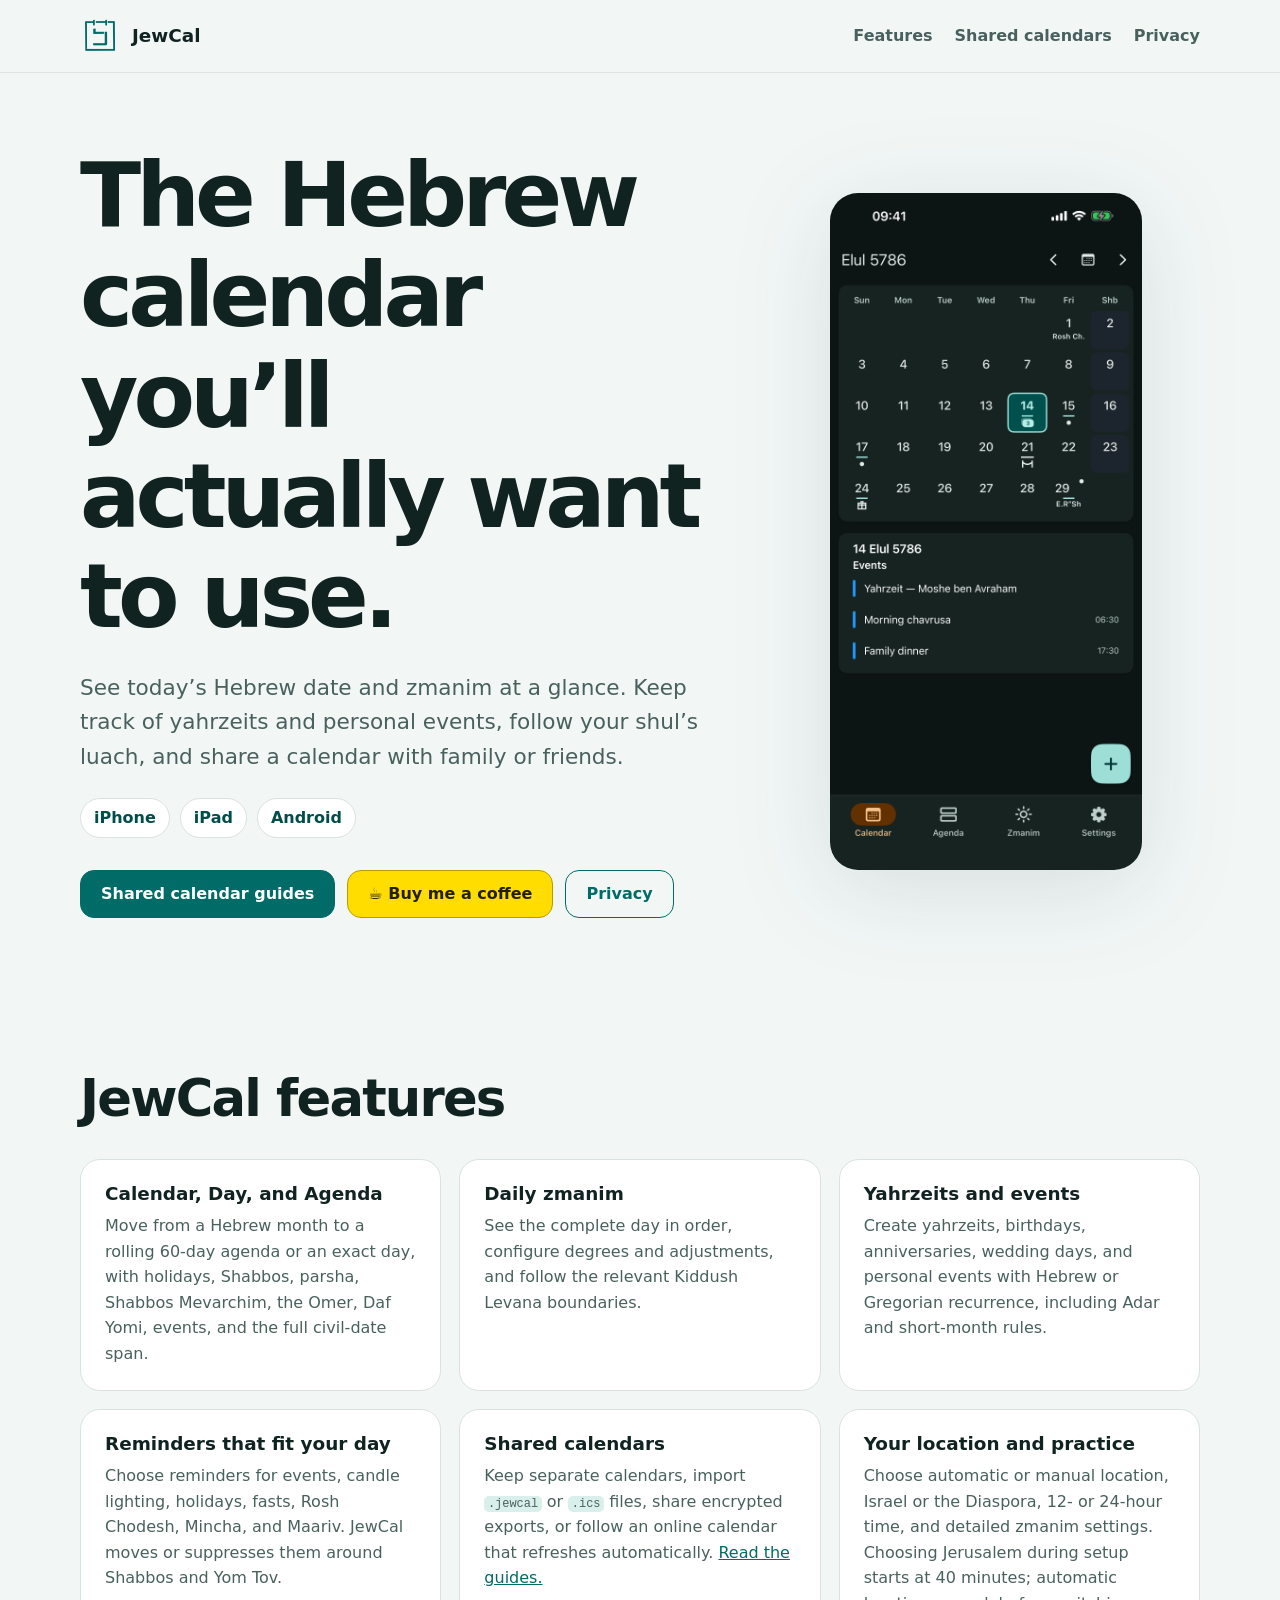
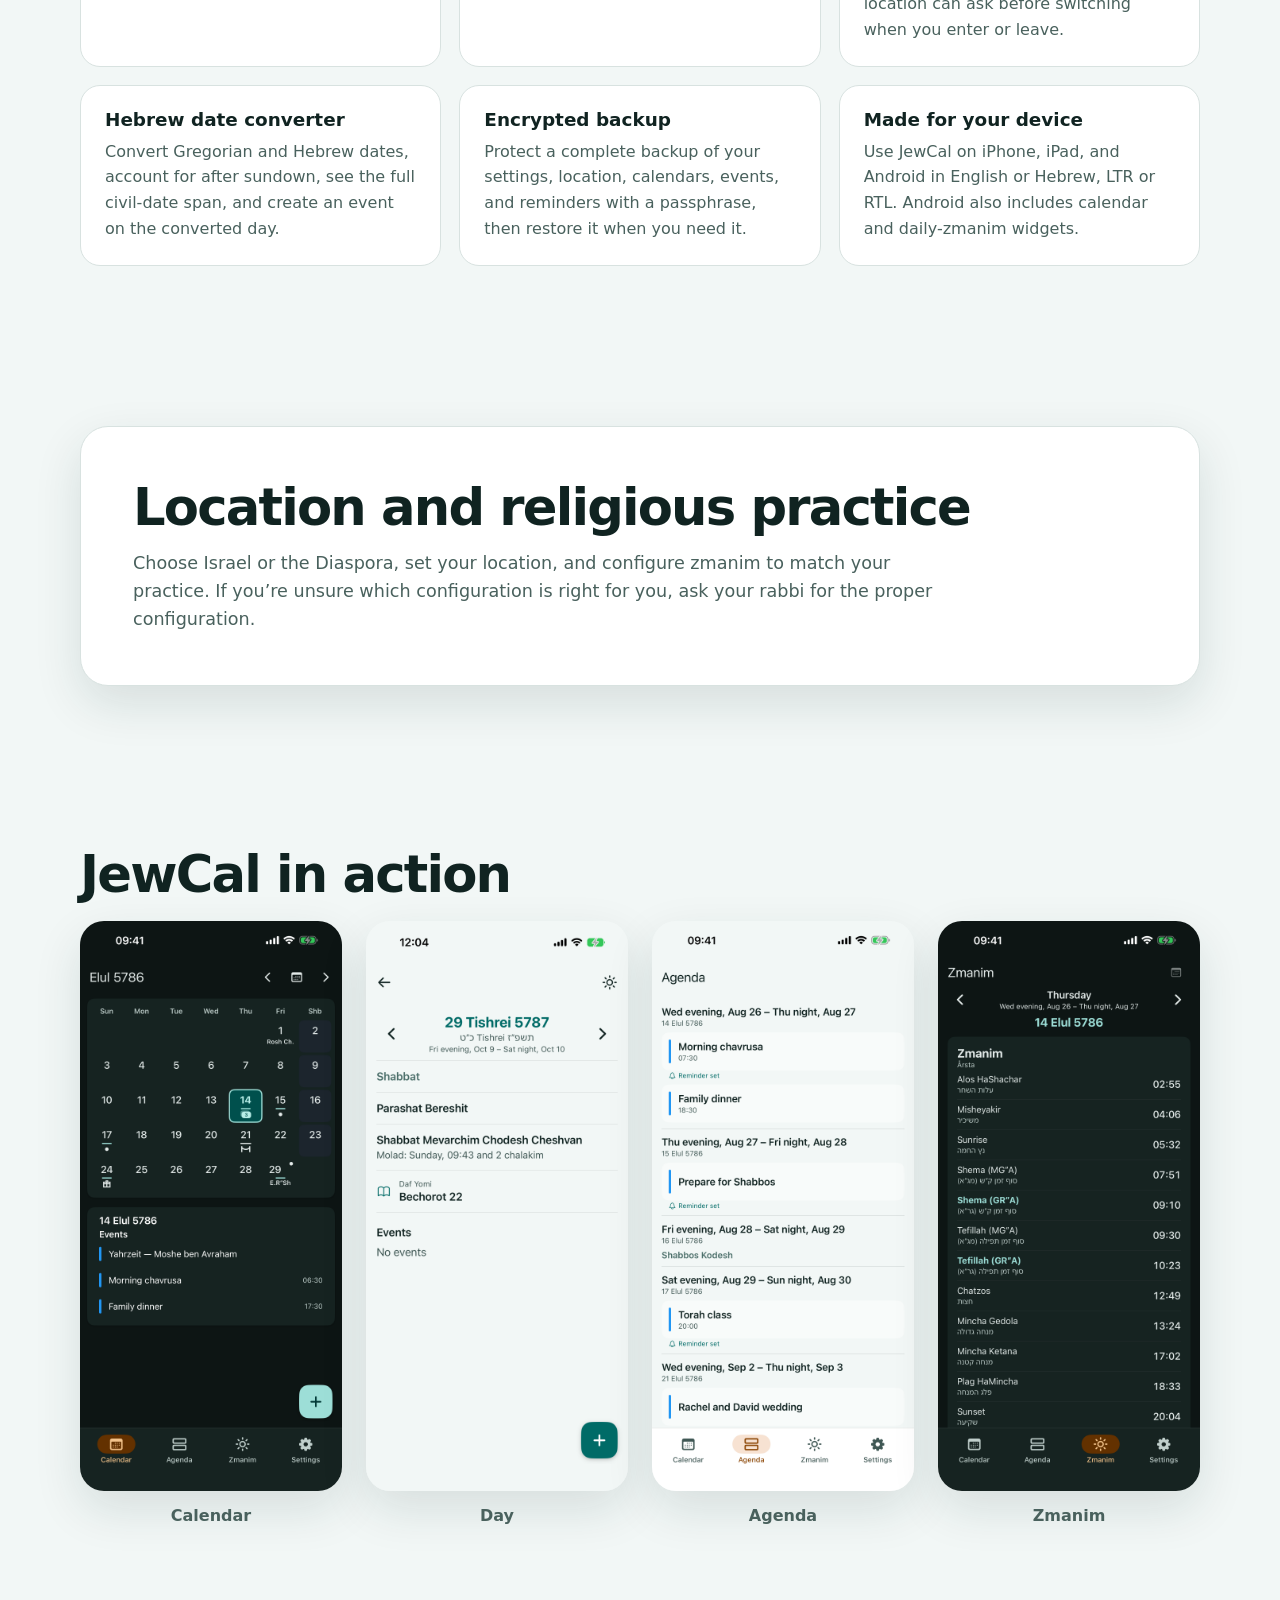
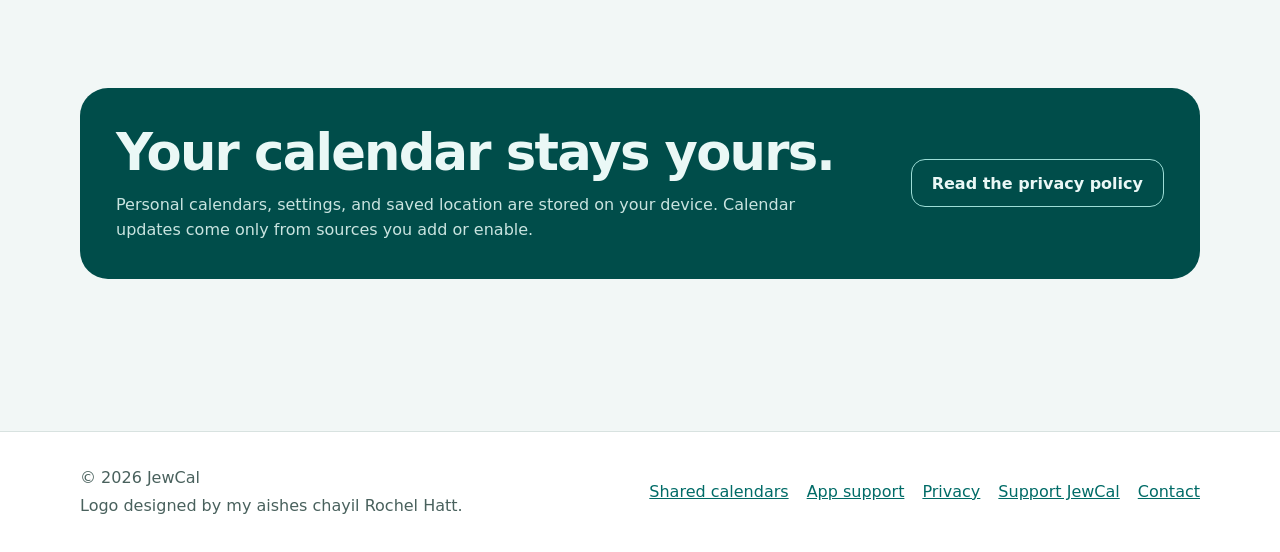
<file: index.html>
<!doctype html>
<html lang="en">
<head>
  <meta charset="utf-8">
  <meta name="viewport" content="width=device-width, initial-scale=1">
  <meta name="description" content="The Hebrew calendar you’ll actually want to use. Keep track of yahrzeits, your shul’s luach, daily zmanim, reminders, and shared calendars.">
  <meta property="og:title" content="JewCal — Hebrew calendar and zmanim for iPhone, iPad, and Android">
  <meta property="og:description" content="Keep track of yahrzeits, your shul’s luach, daily zmanim, reminders, and shared calendars.">
  <!-- A content-versioned URL prevents social crawlers from reusing stale artwork after redesigns. -->
  <meta property="og:image" content="https://jewcal.org/assets/feature-graphic-56b8c253.png">
  <meta property="og:image:type" content="image/png">
  <meta property="og:image:width" content="1200">
  <meta property="og:image:height" content="630">
  <meta property="og:image:alt" content="JewCal — The Hebrew calendar you’ll actually want to use.">
  <meta property="og:url" content="https://jewcal.org/">
  <meta name="twitter:card" content="summary_large_image">
  <meta name="twitter:title" content="JewCal — Hebrew calendar and zmanim for iPhone, iPad, and Android">
  <meta name="twitter:description" content="Keep track of yahrzeits, your shul’s luach, daily zmanim, reminders, and shared calendars.">
  <meta name="twitter:image" content="https://jewcal.org/assets/feature-graphic-56b8c253.png">
  <meta name="twitter:image:alt" content="JewCal — The Hebrew calendar you’ll actually want to use.">
  <meta name="theme-color" content="#f2f7f6">
  <title>JewCal — Hebrew calendar and zmanim for iPhone, iPad, and Android</title>
  <link rel="canonical" href="https://jewcal.org/">
  <link rel="icon" href="assets/icon.png">
  <link rel="apple-touch-icon" href="assets/icon.png">
  <link rel="stylesheet" href="styles.css">
</head>
<body>
  <header class="site-header">
    <nav class="nav" aria-label="Main navigation">
      <a class="brand" href="index.html"><img src="assets/icon.png" width="40" height="40" alt="">JewCal</a>
      <div class="nav-links">
        <a href="#features">Features</a>
        <a href="shared-calendars.html">Shared calendars</a>
        <a href="privacy.html">Privacy</a>
      </div>
    </nav>
  </header>

  <main>
    <section class="hero">
      <div class="hero-copy">
        <h1>The Hebrew calendar you’ll actually want to use.</h1>
        <p class="lede">See today’s Hebrew date and zmanim at a glance. Keep track of yahrzeits and personal events, follow your shul’s luach, and share a calendar with family or friends.</p>
        <div class="platforms" aria-label="Built for iPhone, iPad, and Android">
          <span>iPhone</span>
          <span>iPad</span>
          <span>Android</span>
        </div>
        <div class="actions">
          <a class="button primary" href="shared-calendars.html">Shared calendar guides</a>
          <a class="button coffee" href="https://buymeacoffee.com/hattio" target="_blank" rel="noopener noreferrer">☕ Buy me a coffee</a>
          <a class="button" href="privacy.html">Privacy</a>
        </div>
      </div>
      <div class="hero-phone"><img src="assets/01-calendar.png" width="1320" height="2868" fetchpriority="high" alt="JewCal Hebrew month calendar on iPhone"></div>
    </section>

    <section class="section" id="features">
      <h2>JewCal features</h2>
      <div class="feature-grid">
        <article class="feature"><h3>Calendar, Day, and Agenda</h3><p>Move from a Hebrew month to a rolling 60-day agenda or an exact day, with holidays, Shabbos, parsha, Shabbos Mevarchim, the Omer, Daf Yomi, events, and the full civil-date span.</p></article>
        <article class="feature"><h3>Daily zmanim</h3><p>See the complete day in order, configure degrees and adjustments, and follow the relevant Kiddush Levana boundaries.</p></article>
        <article class="feature"><h3>Yahrzeits and events</h3><p>Create yahrzeits, birthdays, anniversaries, wedding days, and personal events with Hebrew or Gregorian recurrence, including Adar and short-month rules.</p></article>
        <article class="feature"><h3>Reminders that fit your day</h3><p>Choose reminders for events, candle lighting, holidays, fasts, Rosh Chodesh, Mincha, and Maariv. JewCal moves or suppresses them around Shabbos and Yom Tov.</p></article>
        <article class="feature"><h3>Shared calendars</h3><p>Keep separate calendars, import <code>.jewcal</code> or <code>.ics</code> files, share encrypted exports, or follow an online calendar that refreshes automatically. <a href="shared-calendars.html">Read the guides.</a></p></article>
        <article class="feature"><h3>Your location and practice</h3><p>Choose automatic or manual location, Israel or the Diaspora, 12- or 24-hour time, and detailed zmanim settings. Choosing Jerusalem during setup starts at 40 minutes; automatic location can ask before switching when you enter or leave.</p></article>
        <article class="feature"><h3>Hebrew date converter</h3><p>Convert Gregorian and Hebrew dates, account for after sundown, see the full civil-date span, and create an event on the converted day.</p></article>
        <article class="feature"><h3>Encrypted backup</h3><p>Protect a complete backup of your settings, location, calendars, events, and reminders with a passphrase, then restore it when you need it.</p></article>
        <article class="feature"><h3>Made for your device</h3><p>Use JewCal on iPhone, iPad, and Android in English or Hebrew, LTR or RTL. Android also includes calendar and daily-zmanim widgets.</p></article>
      </div>
    </section>

    <section class="section" aria-labelledby="customs-title">
      <div class="practice-card">
        <h2 id="customs-title">Location and religious practice</h2>
        <p>Choose Israel or the Diaspora, set your location, and configure zmanim to match your practice. If you’re unsure which configuration is right for you, ask your rabbi for the proper configuration.</p>
      </div>
    </section>

    <section class="section" id="screenshots">
      <h2>JewCal in action</h2>
      <div class="screenshots">
        <figure><img src="assets/01-calendar.png" width="1320" height="2868" loading="lazy" decoding="async" alt="JewCal Hebrew month calendar"><figcaption>Calendar</figcaption></figure>
        <figure><img src="assets/iphone-day.png" width="1320" height="2868" loading="lazy" decoding="async" alt="JewCal Day view with Shabbat, weekly parasha, Shabbat Mevarchim, molad, and Daf Yomi"><figcaption>Day</figcaption></figure>
        <figure><img src="assets/02-agenda.png" width="1320" height="2868" loading="lazy" decoding="async" alt="JewCal rolling agenda"><figcaption>Agenda</figcaption></figure>
        <figure><img src="assets/03-zmanim.png" width="1320" height="2868" loading="lazy" decoding="async" alt="JewCal daily zmanim"><figcaption>Zmanim</figcaption></figure>
      </div>
    </section>

    <section class="section">
      <div class="privacy-card">
        <div><h2>Your calendar stays yours.</h2><p>Personal calendars, settings, and saved location are stored on your device. Calendar updates come only from sources you add or enable.</p></div>
        <a class="button" href="privacy.html">Read the privacy policy</a>
      </div>
    </section>
  </main>

  <footer>
    <div class="footer-inner">
      <div class="footer-credit"><span>© 2026 JewCal</span><span>Logo designed by my aishes chayil Rochel Hatt.</span></div>
      <div class="footer-links"><a href="shared-calendars.html">Shared calendars</a><a href="support.html">App support</a><a href="privacy.html">Privacy</a><a href="https://buymeacoffee.com/hattio">Support JewCal</a><a href="mailto:help@jewcal.org">Contact</a></div>
    </div>
  </footer>
</body>
</html>
</file>
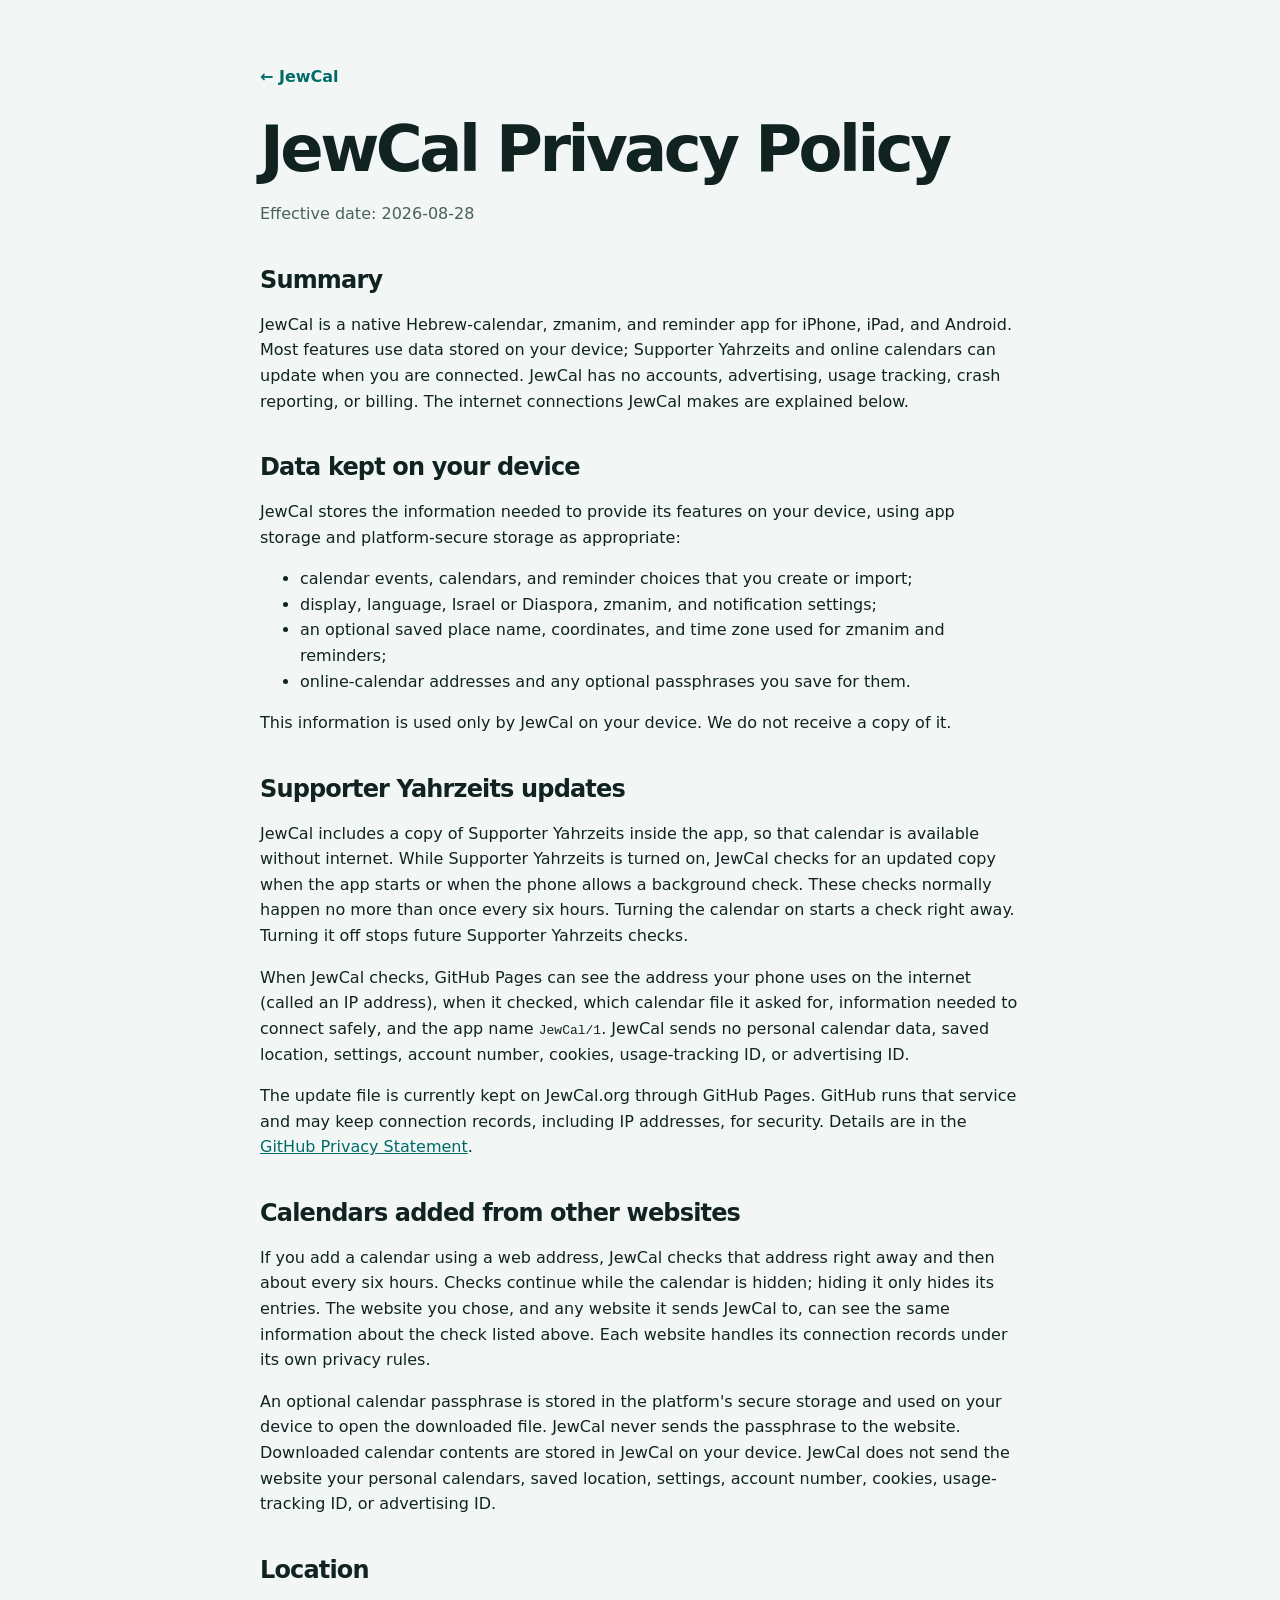
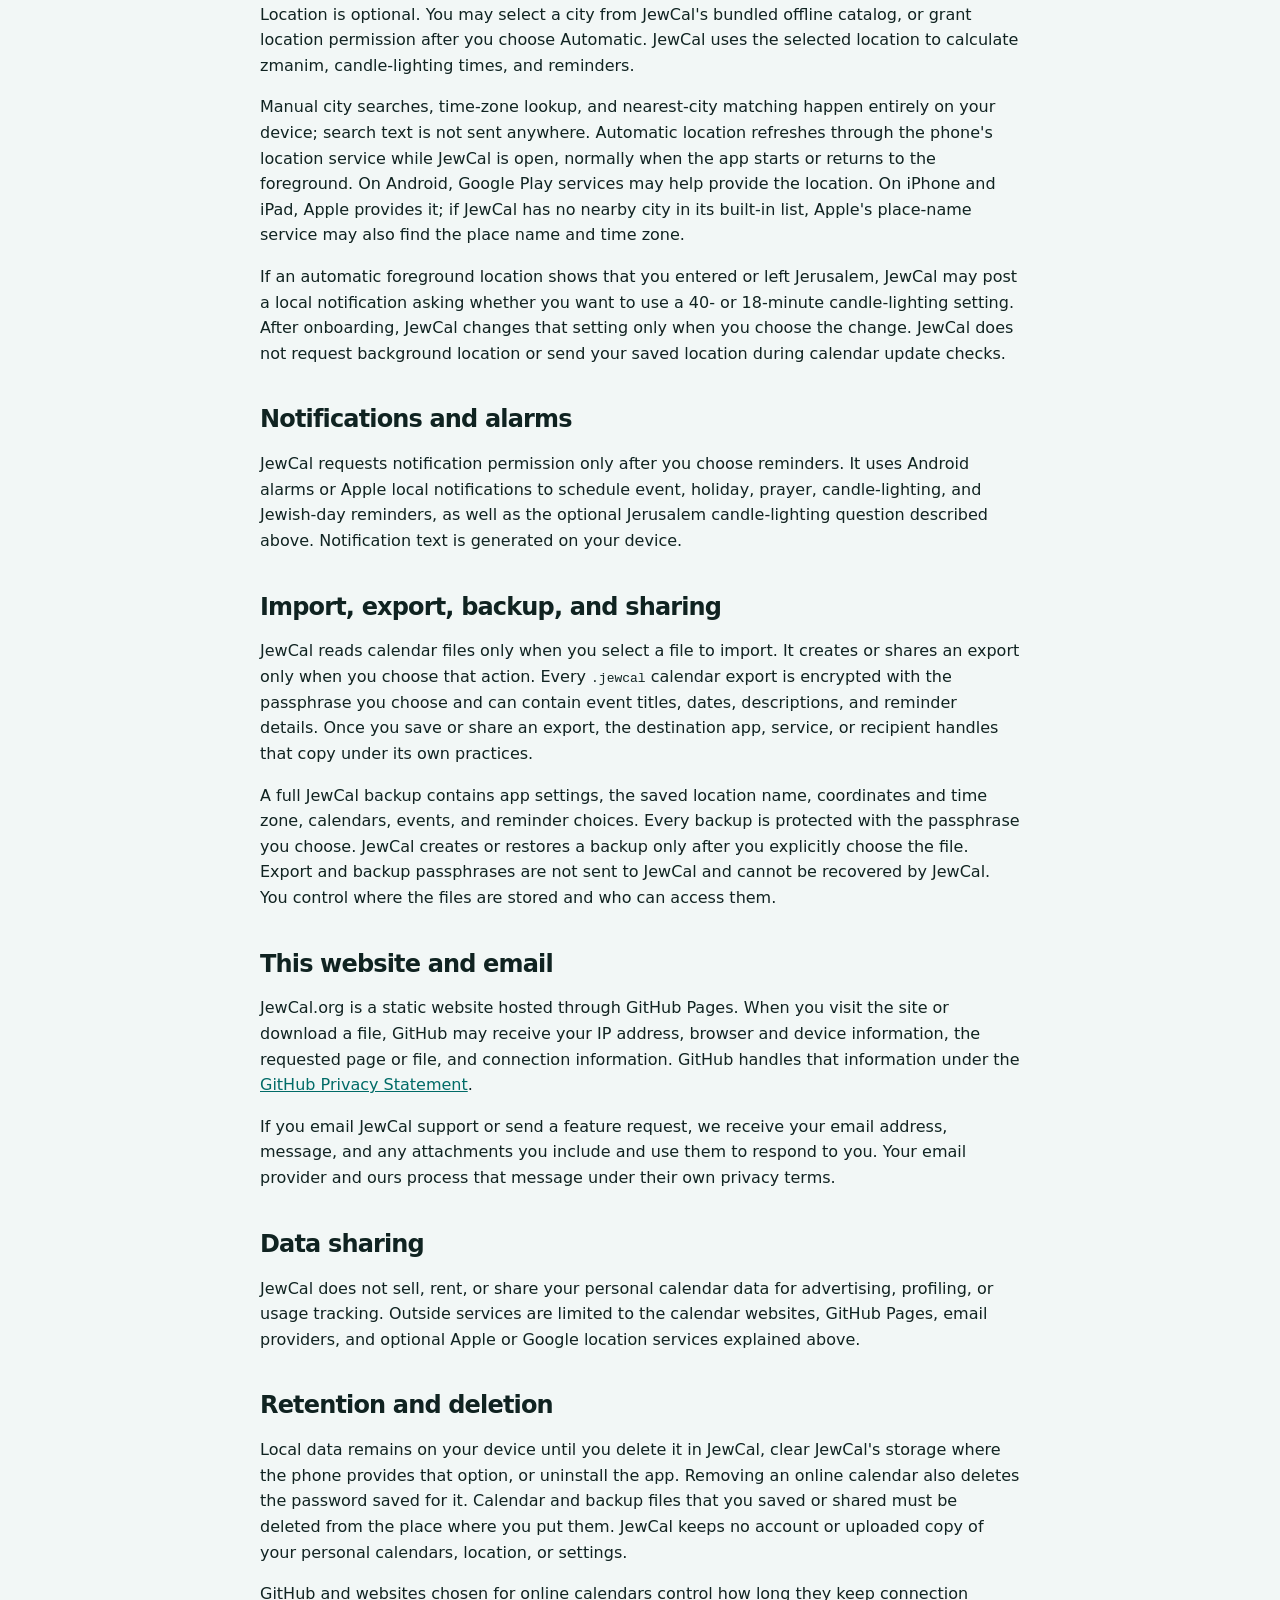
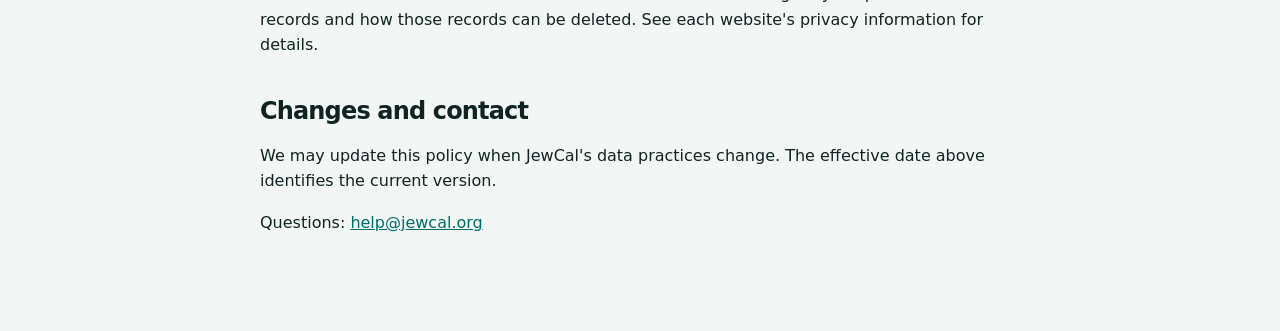
<file: privacy.html>
<!doctype html>
<html lang="en">
<head>
  <meta charset="utf-8">
  <meta name="viewport" content="width=device-width, initial-scale=1">
  <meta name="description" content="How JewCal handles calendar, location, reminder, shared-calendar, and backup data.">
  <title>JewCal Privacy Policy</title>
  <link rel="canonical" href="https://jewcal.org/privacy.html">
  <link rel="icon" href="assets/icon.png">
  <link rel="apple-touch-icon" href="assets/icon.png">
  <link rel="stylesheet" href="styles.css">
</head>
<body>
 <main class="prose">
  <a class="back" href="index.html">&larr; JewCal</a>
  <h1>JewCal Privacy Policy</h1>
  <p class="meta">Effective date: 2026-08-28</p>

  <h2>Summary</h2>
  <p>JewCal is a native Hebrew-calendar, zmanim, and reminder app for iPhone, iPad, and Android. Most features use data stored on your device; Supporter Yahrzeits and online calendars can update when you are connected. JewCal has no accounts, advertising, usage tracking, crash reporting, or billing. The internet connections JewCal makes are explained below.</p>

  <h2>Data kept on your device</h2>
  <p>JewCal stores the information needed to provide its features on your device, using app storage and platform-secure storage as appropriate:</p>
  <ul>
    <li>calendar events, calendars, and reminder choices that you create or import;</li>
    <li>display, language, Israel or Diaspora, zmanim, and notification settings;</li>
    <li>an optional saved place name, coordinates, and time zone used for zmanim and reminders;</li>
    <li>online-calendar addresses and any optional passphrases you save for them.</li>
  </ul>
  <p>This information is used only by JewCal on your device. We do not receive a copy of it.</p>

  <h2>Supporter Yahrzeits updates</h2>
  <p>JewCal includes a copy of Supporter Yahrzeits inside the app, so that calendar is available without internet. While Supporter Yahrzeits is turned on, JewCal checks for an updated copy when the app starts or when the phone allows a background check. These checks normally happen no more than once every six hours. Turning the calendar on starts a check right away. Turning it off stops future Supporter Yahrzeits checks.</p>
  <p>When JewCal checks, GitHub Pages can see the address your phone uses on the internet (called an IP address), when it checked, which calendar file it asked for, information needed to connect safely, and the app name <code>JewCal/1</code>. JewCal sends no personal calendar data, saved location, settings, account number, cookies, usage-tracking ID, or advertising ID.</p>
  <p>The update file is currently kept on JewCal.org through GitHub Pages. GitHub runs that service and may keep connection records, including IP addresses, for security. Details are in the <a href="https://docs.github.com/en/site-policy/privacy-policies/github-general-privacy-statement">GitHub Privacy Statement</a>.</p>

  <h2>Calendars added from other websites</h2>
  <p>If you add a calendar using a web address, JewCal checks that address right away and then about every six hours. Checks continue while the calendar is hidden; hiding it only hides its entries. The website you chose, and any website it sends JewCal to, can see the same information about the check listed above. Each website handles its connection records under its own privacy rules.</p>
  <p>An optional calendar passphrase is stored in the platform's secure storage and used on your device to open the downloaded file. JewCal never sends the passphrase to the website. Downloaded calendar contents are stored in JewCal on your device. JewCal does not send the website your personal calendars, saved location, settings, account number, cookies, usage-tracking ID, or advertising ID.</p>

  <h2>Location</h2>
  <p>Location is optional. You may select a city from JewCal's bundled offline catalog, or grant location permission after you choose Automatic. JewCal uses the selected location to calculate zmanim, candle-lighting times, and reminders.</p>
  <p>Manual city searches, time-zone lookup, and nearest-city matching happen entirely on your device; search text is not sent anywhere. Automatic location refreshes through the phone's location service while JewCal is open, normally when the app starts or returns to the foreground. On Android, Google Play services may help provide the location. On iPhone and iPad, Apple provides it; if JewCal has no nearby city in its built-in list, Apple's place-name service may also find the place name and time zone.</p>
  <p>If an automatic foreground location shows that you entered or left Jerusalem, JewCal may post a local notification asking whether you want to use a 40- or 18-minute candle-lighting setting. After onboarding, JewCal changes that setting only when you choose the change. JewCal does not request background location or send your saved location during calendar update checks.</p>

  <h2>Notifications and alarms</h2>
  <p>JewCal requests notification permission only after you choose reminders. It uses Android alarms or Apple local notifications to schedule event, holiday, prayer, candle-lighting, and Jewish-day reminders, as well as the optional Jerusalem candle-lighting question described above. Notification text is generated on your device.</p>

  <h2>Import, export, backup, and sharing</h2>
  <p>JewCal reads calendar files only when you select a file to import. It creates or shares an export only when you choose that action. Every <code>.jewcal</code> calendar export is encrypted with the passphrase you choose and can contain event titles, dates, descriptions, and reminder details. Once you save or share an export, the destination app, service, or recipient handles that copy under its own practices.</p>
  <p>A full JewCal backup contains app settings, the saved location name, coordinates and time zone, calendars, events, and reminder choices. Every backup is protected with the passphrase you choose. JewCal creates or restores a backup only after you explicitly choose the file. Export and backup passphrases are not sent to JewCal and cannot be recovered by JewCal. You control where the files are stored and who can access them.</p>

  <h2>This website and email</h2>
  <p>JewCal.org is a static website hosted through GitHub Pages. When you visit the site or download a file, GitHub may receive your IP address, browser and device information, the requested page or file, and connection information. GitHub handles that information under the <a href="https://docs.github.com/en/site-policy/privacy-policies/github-general-privacy-statement">GitHub Privacy Statement</a>.</p>
  <p>If you email JewCal support or send a feature request, we receive your email address, message, and any attachments you include and use them to respond to you. Your email provider and ours process that message under their own privacy terms.</p>

  <h2>Data sharing</h2>
  <p>JewCal does not sell, rent, or share your personal calendar data for advertising, profiling, or usage tracking. Outside services are limited to the calendar websites, GitHub Pages, email providers, and optional Apple or Google location services explained above.</p>

  <h2>Retention and deletion</h2>
  <p>Local data remains on your device until you delete it in JewCal, clear JewCal's storage where the phone provides that option, or uninstall the app. Removing an online calendar also deletes the password saved for it. Calendar and backup files that you saved or shared must be deleted from the place where you put them. JewCal keeps no account or uploaded copy of your personal calendars, location, or settings.</p>
  <p>GitHub and websites chosen for online calendars control how long they keep connection records and how those records can be deleted. See each website's privacy information for details.</p>

  <h2>Changes and contact</h2>
  <p>We may update this policy when JewCal's data practices change. The effective date above identifies the current version.</p>
  <p>Questions: <a href="mailto:help@jewcal.org">help@jewcal.org</a></p>
 </main>
</body>
</html>
</file>
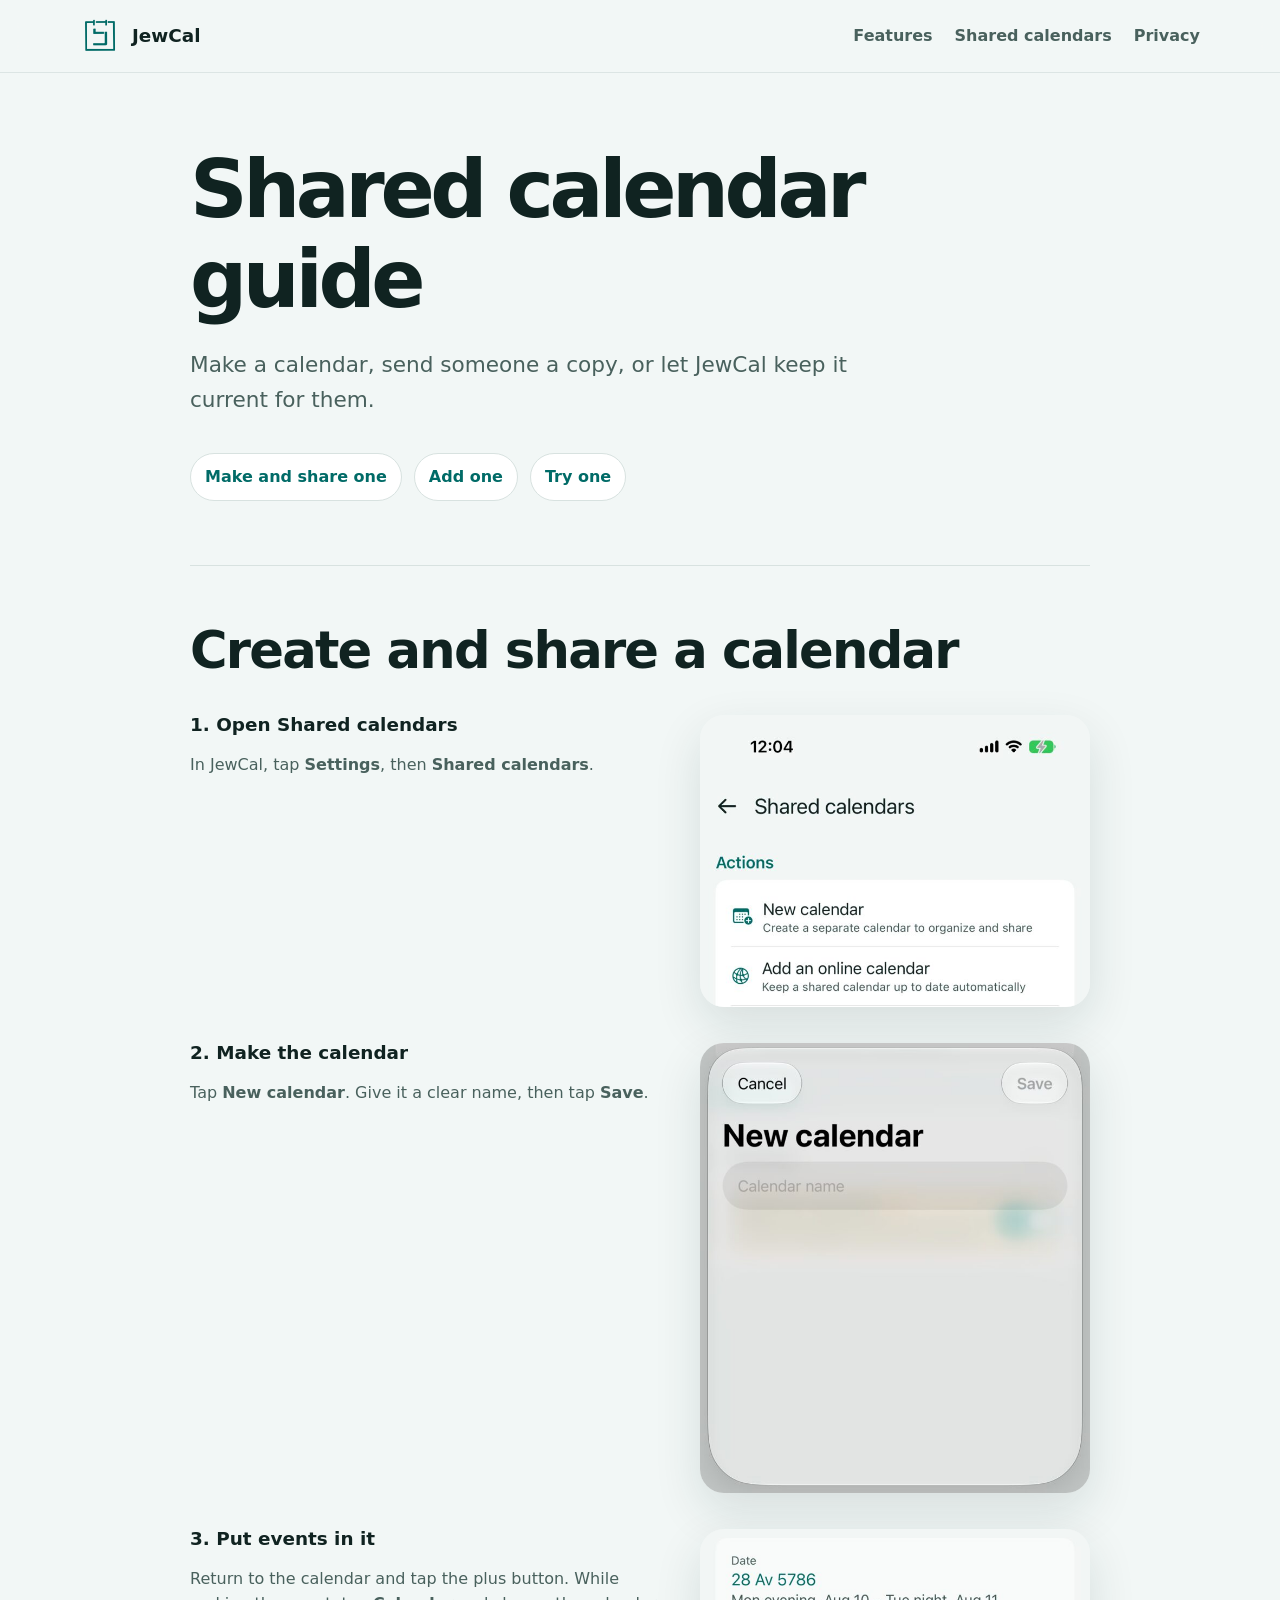
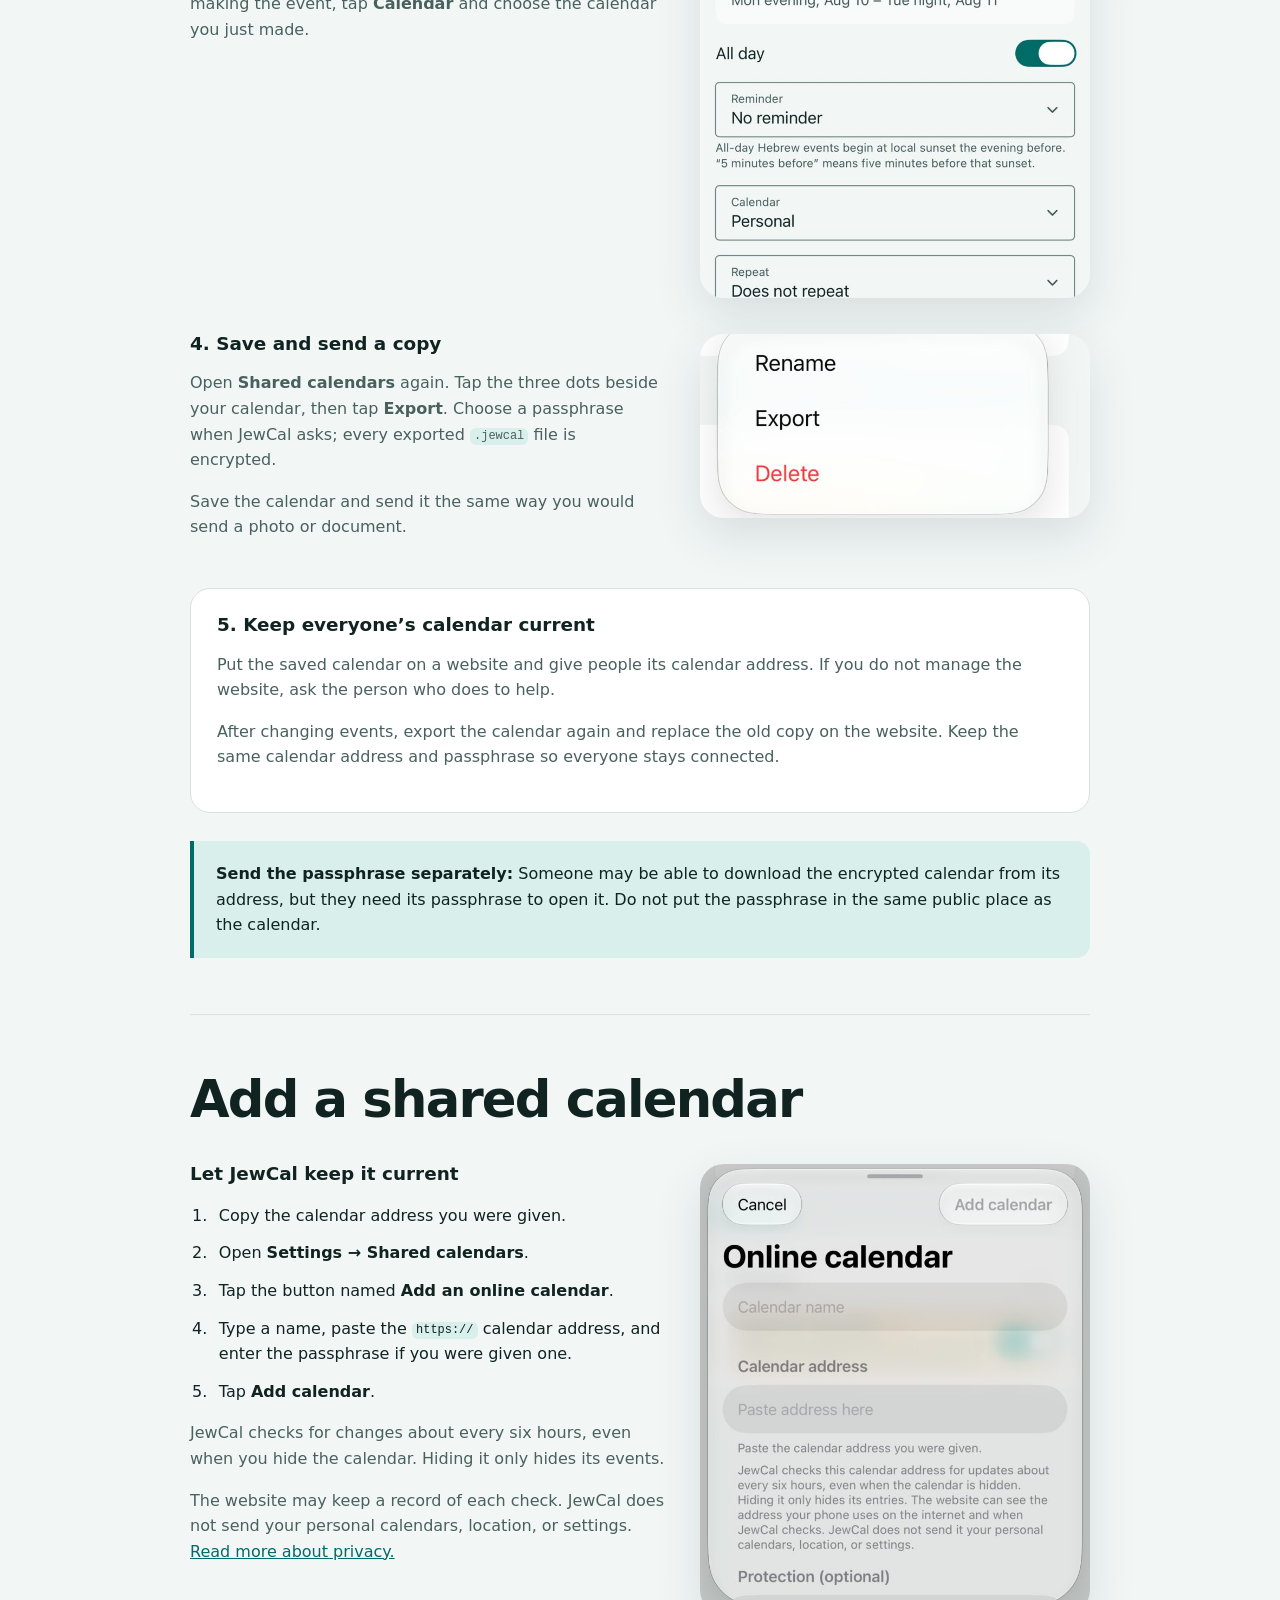
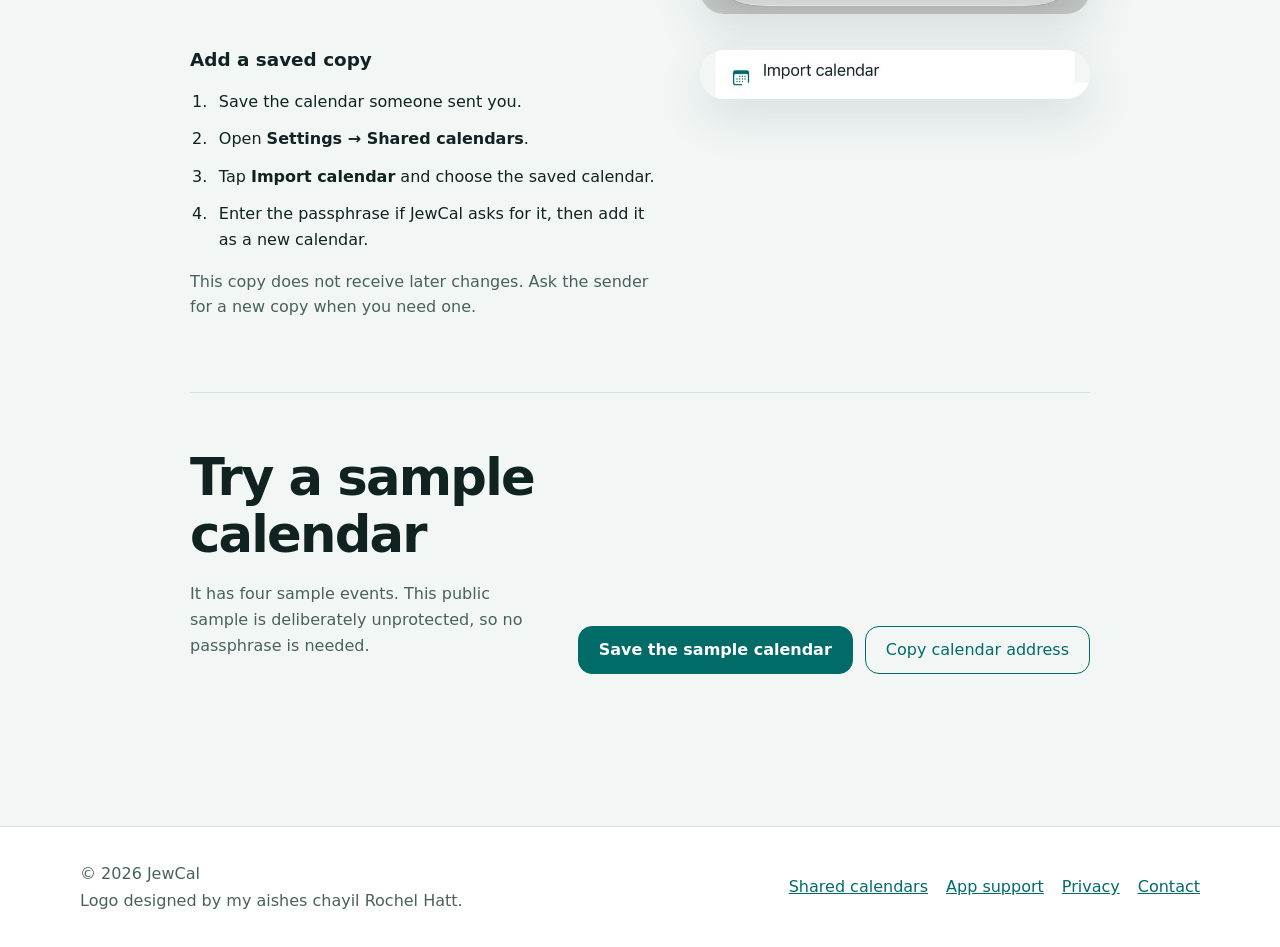
<file: shared-calendars.html>
<!doctype html>
<html lang="en">
<head>
  <meta charset="utf-8">
  <meta name="viewport" content="width=device-width, initial-scale=1">
  <meta name="description" content="A simple picture guide for making, sharing, and adding JewCal calendars.">
  <title>Shared calendar guides — JewCal</title>
  <link rel="canonical" href="https://jewcal.org/shared-calendars.html">
  <link rel="icon" href="assets/icon.png">
  <link rel="apple-touch-icon" href="assets/icon.png">
  <link rel="stylesheet" href="styles.css">
</head>
<body>
  <header class="site-header">
    <nav class="nav" aria-label="Main navigation">
      <a class="brand" href="index.html"><img src="assets/icon.png" width="40" height="40" alt="">JewCal</a>
      <div class="nav-links">
        <a href="index.html#features">Features</a>
        <a href="shared-calendars.html" aria-current="page">Shared calendars</a>
        <a href="privacy.html">Privacy</a>
      </div>
    </nav>
  </header>

  <main class="guide">
    <h1>Shared calendar guide</h1>
    <p class="lede">Make a calendar, send someone a copy, or let JewCal keep it current for them.</p>

    <nav class="guide-jumps" aria-label="On this page">
      <a href="#make">Make and share one</a>
      <a href="#add">Add one</a>
      <a href="#test">Try one</a>
    </nav>

    <section class="guide-section" id="make">
      <h2>Create and share a calendar</h2>

      <div class="guide-step">
        <div class="guide-copy">
          <h3>1. Open Shared calendars</h3>
          <p>In JewCal, tap <strong>Settings</strong>, then <strong>Shared calendars</strong>.</p>
        </div>
        <figure class="guide-picture">
          <img src="assets/shared-calendar-actions.svg" width="720" height="540" loading="lazy" alt="The top of the Shared calendars page">
        </figure>
      </div>

      <div class="guide-step">
        <div class="guide-copy">
          <h3>2. Make the calendar</h3>
          <p>Tap <strong>New calendar</strong>. Give it a clear name, then tap <strong>Save</strong>.</p>
        </div>
        <figure class="guide-picture">
          <img src="assets/shared-calendar-new.svg" width="720" height="831" loading="lazy" alt="The New calendar box with a place to type the calendar name">
        </figure>
      </div>

      <div class="guide-step">
        <div class="guide-copy">
          <h3>3. Put events in it</h3>
          <p>Return to the calendar and tap the plus button. While making the event, tap <strong>Calendar</strong> and choose the calendar you just made.</p>
        </div>
        <figure class="guide-picture">
          <img src="assets/shared-calendar-event.svg" width="720" height="681" loading="lazy" alt="The Calendar choice while making an event">
        </figure>
      </div>

      <div class="guide-step">
        <div class="guide-copy">
          <h3>4. Save and send a copy</h3>
          <p>Open <strong>Shared calendars</strong> again. Tap the three dots beside your calendar, then tap <strong>Export</strong>. Choose a passphrase when JewCal asks; every exported <code>.jewcal</code> file is encrypted.</p>
          <p>Save the calendar and send it the same way you would send a photo or document.</p>
        </div>
        <figure class="guide-picture">
          <img src="assets/shared-calendar-export.svg" width="720" height="341" loading="lazy" alt="A calendar menu with Export in the middle">
        </figure>
      </div>

      <div class="guide-card guide-card-wide">
        <h3>5. Keep everyone’s calendar current</h3>
        <p>Put the saved calendar on a website and give people its calendar address. If you do not manage the website, ask the person who does to help.</p>
        <p>After changing events, export the calendar again and replace the old copy on the website. Keep the same calendar address and passphrase so everyone stays connected.</p>
      </div>

      <aside class="note"><strong>Send the passphrase separately:</strong> Someone may be able to download the encrypted calendar from its address, but they need its passphrase to open it. Do not put the passphrase in the same public place as the calendar.</aside>
    </section>

    <section class="guide-section" id="add">
      <h2>Add a shared calendar</h2>

      <div class="guide-step">
        <div class="guide-copy">
          <h3>Let JewCal keep it current</h3>
          <ol class="steps compact">
            <li>Copy the calendar address you were given.</li>
            <li>Open <strong>Settings → Shared calendars</strong>.</li>
            <li>Tap the button named <strong>Add an online calendar</strong>.</li>
            <li>Type a name, paste the <code>https://</code> calendar address, and enter the passphrase if you were given one.</li>
            <li>Tap <strong>Add calendar</strong>.</li>
          </ol>
          <p>JewCal checks for changes about every six hours, even when you hide the calendar. Hiding it only hides its events.</p>
          <p>The website may keep a record of each check. JewCal does not send your personal calendars, location, or settings. <a href="privacy.html">Read more about privacy.</a></p>
        </div>
        <figure class="guide-picture">
          <img src="assets/shared-calendar-from-website.svg" width="720" height="831" loading="lazy" alt="The form for adding a calendar from a website">
        </figure>
      </div>

      <div class="guide-step">
        <div class="guide-copy">
          <h3>Add a saved copy</h3>
          <ol class="steps compact">
            <li>Save the calendar someone sent you.</li>
            <li>Open <strong>Settings → Shared calendars</strong>.</li>
            <li>Tap <strong>Import calendar</strong> and choose the saved calendar.</li>
            <li>Enter the passphrase if JewCal asks for it, then add it as a new calendar.</li>
          </ol>
          <p>This copy does not receive later changes. Ask the sender for a new copy when you need one.</p>
        </div>
        <figure class="guide-picture">
          <img src="assets/shared-calendar-import.svg" width="720" height="90" loading="lazy" alt="The Import calendar choice on the Shared calendars page">
        </figure>
      </div>
    </section>

    <section class="guide-section test-calendar" id="test">
      <div>
        <h2>Try a sample calendar</h2>
        <p>It has four sample events. This public sample is deliberately unprotected, so no passphrase is needed.</p>
      </div>
      <div class="actions">
        <a class="button primary" href="jewcal-test-calendar.jewcal" download>Save the sample calendar</a>
        <button class="button copy-button" type="button" data-copy="https://jewcal.org/jewcal-test-calendar.jewcal" aria-live="polite">Copy calendar address</button>
      </div>
    </section>
  </main>

  <footer>
    <div class="footer-inner">
      <div class="footer-credit"><span>© 2026 JewCal</span><span>Logo designed by my aishes chayil Rochel Hatt.</span></div>
      <div class="footer-links"><a href="shared-calendars.html">Shared calendars</a><a href="support.html">App support</a><a href="privacy.html">Privacy</a><a href="mailto:help@jewcal.org">Contact</a></div>
    </div>
  </footer>
  <script>
    // Clipboard access can fail outside a secure browser context; the download link remains usable.
    document.querySelectorAll('[data-copy]').forEach((button) => {
      button.addEventListener('click', async () => {
        try {
          await navigator.clipboard.writeText(button.dataset.copy);
          button.textContent = 'Copied';
        } catch {
          button.textContent = 'Could not copy — save the sample calendar instead';
        }
      });
    });
  </script>
</body>
</html>
</file>
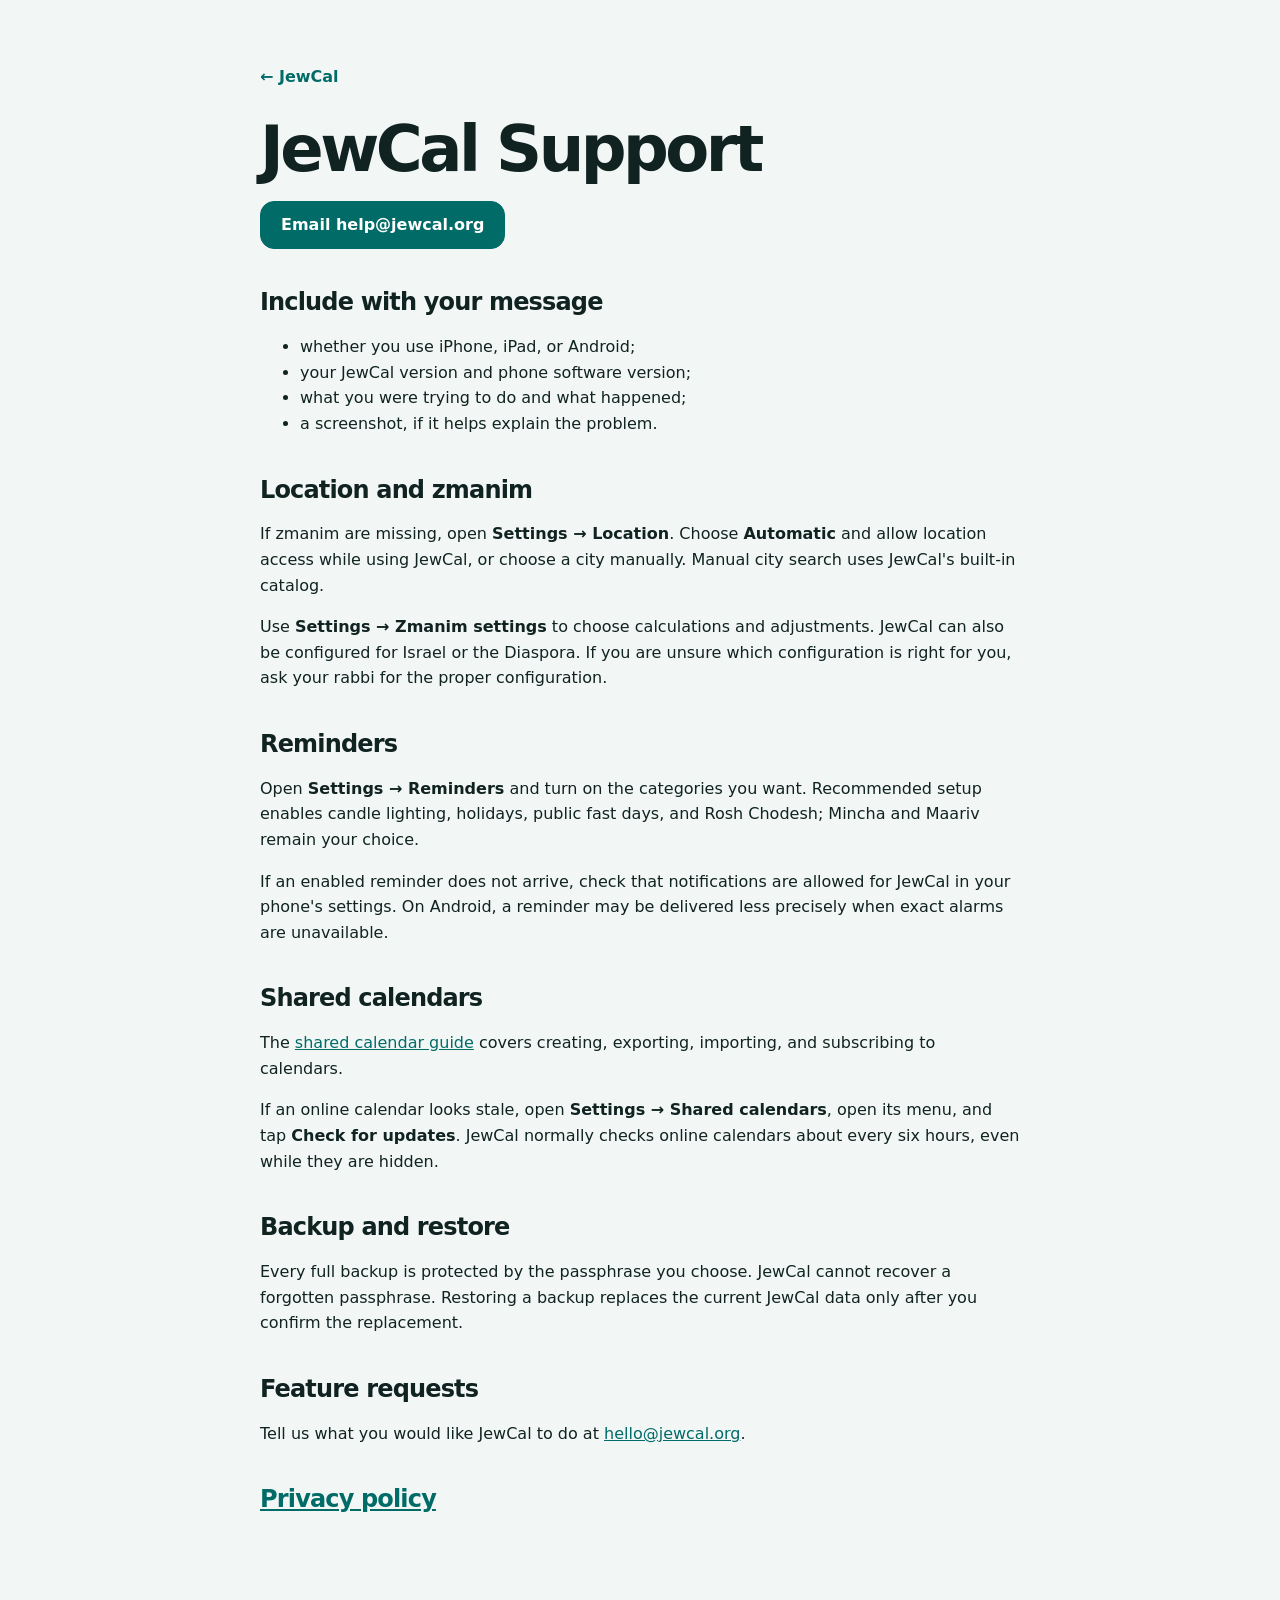
<file: support.html>
<!doctype html>
<html lang="en">
<head>
  <meta charset="utf-8">
  <meta name="viewport" content="width=device-width, initial-scale=1">
  <meta name="description" content="Get help with JewCal for iPhone, iPad, and Android.">
  <title>JewCal Support</title>
  <link rel="canonical" href="https://jewcal.org/support.html">
  <link rel="icon" href="assets/icon.png">
  <link rel="apple-touch-icon" href="assets/icon.png">
  <link rel="stylesheet" href="styles.css">
</head>
<body>
  <main class="prose">
    <a class="back" href="index.html">&larr; JewCal</a>
    <h1>JewCal Support</h1>
    <p><a class="button primary" href="mailto:help@jewcal.org?subject=JewCal%20Support">Email help@jewcal.org</a></p>

    <h2>Include with your message</h2>
    <ul>
      <li>whether you use iPhone, iPad, or Android;</li>
      <li>your JewCal version and phone software version;</li>
      <li>what you were trying to do and what happened;</li>
      <li>a screenshot, if it helps explain the problem.</li>
    </ul>

    <h2>Location and zmanim</h2>
    <p>If zmanim are missing, open <strong>Settings → Location</strong>. Choose <strong>Automatic</strong> and allow location access while using JewCal, or choose a city manually. Manual city search uses JewCal's built-in catalog.</p>
    <p>Use <strong>Settings → Zmanim settings</strong> to choose calculations and adjustments. JewCal can also be configured for Israel or the Diaspora. If you are unsure which configuration is right for you, ask your rabbi for the proper configuration.</p>

    <h2>Reminders</h2>
    <p>Open <strong>Settings → Reminders</strong> and turn on the categories you want. Recommended setup enables candle lighting, holidays, public fast days, and Rosh Chodesh; Mincha and Maariv remain your choice.</p>
    <p>If an enabled reminder does not arrive, check that notifications are allowed for JewCal in your phone's settings. On Android, a reminder may be delivered less precisely when exact alarms are unavailable.</p>

    <h2>Shared calendars</h2>
    <p>The <a href="shared-calendars.html">shared calendar guide</a> covers creating, exporting, importing, and subscribing to calendars.</p>
    <p>If an online calendar looks stale, open <strong>Settings → Shared calendars</strong>, open its menu, and tap <strong>Check for updates</strong>. JewCal normally checks online calendars about every six hours, even while they are hidden.</p>

    <h2>Backup and restore</h2>
    <p>Every full backup is protected by the passphrase you choose. JewCal cannot recover a forgotten passphrase. Restoring a backup replaces the current JewCal data only after you confirm the replacement.</p>

    <h2>Feature requests</h2>
    <p>Tell us what you would like JewCal to do at <a href="mailto:hello@jewcal.org?subject=JewCal%20Feature%20Request">hello@jewcal.org</a>.</p>

    <h2><a href="privacy.html">Privacy policy</a></h2>
  </main>
</body>
</html>
</file>
<file: styles.css>
:root {
  color-scheme: light;
  --ink: #102321;
  --muted: #49615d;
  --teal: #006b67;
  --teal-dark: #004d4a;
  --teal-soft: #d8efeb;
  --surface: #ffffff;
  --background: #f2f7f6;
  --line: #d8e2e0;
  --shadow: 0 18px 48px rgba(17, 50, 46, 0.12);
}

* { box-sizing: border-box; }
html { scroll-behavior: smooth; }

body {
  margin: 0;
  color: var(--ink);
  background: var(--background);
  font-family: Inter, ui-sans-serif, system-ui, -apple-system, BlinkMacSystemFont, "Segoe UI", sans-serif;
  line-height: 1.6;
}

a { color: var(--teal); }
a:hover { color: var(--teal-dark); }

/* Keep keyboard focus obvious without adding a ring to pointer clicks. */
a:focus-visible, button:focus-visible {
  outline: 3px solid #d08a00;
  outline-offset: 4px;
}

.site-header {
  position: sticky;
  top: 0;
  z-index: 10;
  border-bottom: 1px solid rgba(216, 226, 224, 0.8);
  background: rgba(242, 247, 246, 0.92);
  backdrop-filter: blur(14px);
}

.nav, .section, .hero, .footer-inner {
  width: min(1120px, calc(100% - 40px));
  margin-inline: auto;
}

.nav {
  min-height: 72px;
  display: flex;
  align-items: center;
  justify-content: space-between;
  gap: 24px;
}

.brand {
  display: inline-flex;
  align-items: center;
  gap: 12px;
  color: var(--ink);
  font-size: 1.15rem;
  font-weight: 800;
  text-decoration: none;
}

.brand img { width: 40px; height: 40px; border-radius: 10px; }
.nav-links { display: flex; align-items: center; gap: 22px; }
.nav-links a { padding-block: 10px; color: var(--muted); font-weight: 650; text-decoration: none; }

.hero {
  min-height: 650px;
  display: grid;
  grid-template-columns: minmax(0, 1.1fr) minmax(280px, 0.75fr);
  align-items: center;
  gap: 64px;
  padding-block: 72px;
}

.eyebrow {
  margin: 0 0 12px;
  color: var(--teal);
  font-weight: 800;
  letter-spacing: 0.08em;
  text-transform: uppercase;
}

h1, h2, h3 { line-height: 1.12; }
h1 { margin: 0; max-width: 760px; font-size: clamp(3.1rem, 7vw, 5.6rem); letter-spacing: -0.055em; }
h2 { margin: 0 0 18px; font-size: clamp(2rem, 4vw, 3.2rem); letter-spacing: -0.035em; }
h3 { margin: 0 0 8px; font-size: 1.15rem; }

.lede { max-width: 680px; margin: 24px 0 0; color: var(--muted); font-size: clamp(1.1rem, 2vw, 1.35rem); }
.platforms { display: flex; flex-wrap: wrap; gap: 10px; margin: 24px 0 0; }
.platforms span {
  padding: 6px 13px;
  border: 1px solid var(--line);
  border-radius: 999px;
  color: var(--teal-dark);
  background: var(--surface);
  font-weight: 800;
}
.actions { display: flex; flex-wrap: wrap; gap: 12px; margin-top: 32px; }

.button {
  display: inline-flex;
  min-height: 48px;
  align-items: center;
  justify-content: center;
  padding: 0 20px;
  border: 1px solid var(--teal);
  border-radius: 14px;
  color: var(--teal);
  font-weight: 800;
  text-decoration: none;
}

.button.primary { color: white; background: var(--teal); }
.button.coffee { border-color: #b99b00; color: #241f00; background: #ffdd00; }
.button.coffee:hover { color: #171400; background: #f1cf00; }
.hero-phone { justify-self: center; width: min(312px, 78vw); filter: drop-shadow(var(--shadow)); }
.hero-phone img { display: block; width: 100%; height: auto; border-radius: 28px; }

.section { padding-block: 80px; }
.section-intro { max-width: 680px; color: var(--muted); font-size: 1.1rem; }

.feature-grid {
  display: grid;
  grid-template-columns: repeat(3, minmax(0, 1fr));
  gap: 18px;
  margin-top: 32px;
}

.feature {
  padding: 24px;
  border: 1px solid var(--line);
  border-radius: 20px;
  background: var(--surface);
}

.feature p { margin: 0; color: var(--muted); }
.feature code { padding: 0.08em 0.3em; border-radius: 5px; background: var(--teal-soft); font-size: 0.92em; }

.practice-card {
  padding: clamp(28px, 5vw, 52px);
  border: 1px solid var(--line);
  border-radius: 28px;
  background: var(--surface);
  box-shadow: var(--shadow);
}

.practice-card h2 { margin-bottom: 12px; }
.practice-card p:last-child { max-width: 800px; margin: 0; color: var(--muted); font-size: 1.1rem; }

.screenshots {
  display: grid;
  grid-template-columns: repeat(auto-fit, minmax(220px, 1fr));
  gap: 24px;
  margin-top: 18px;
}

.screenshots figure { margin: 0; }
.screenshots img { display: block; width: 100%; height: auto; border-radius: 24px; box-shadow: var(--shadow); }
.screenshots figcaption { margin-top: 12px; color: var(--muted); text-align: center; font-weight: 700; }

.privacy-card {
  display: grid;
  grid-template-columns: 1fr auto;
  align-items: center;
  gap: 32px;
  padding: 36px;
  border-radius: 28px;
  color: #eaf8f6;
  background: var(--teal-dark);
}

.privacy-card h2 { margin-bottom: 10px; }
.privacy-card p { max-width: 720px; margin: 0; color: #c9e4e0; }
.privacy-card .button { border-color: #9dded7; color: #eaf8f6; }

.prose { width: min(760px, calc(100% - 40px)); margin: 64px auto 96px; }
.prose .back { display: inline-block; margin-bottom: 24px; font-weight: 750; text-decoration: none; }
.prose h1 { font-size: clamp(2.4rem, 6vw, 4rem); }
.prose h2 { margin-top: 40px; font-size: 1.5rem; }
.meta { color: var(--muted); }

.guide { width: min(900px, calc(100% - 40px)); margin: 72px auto 96px; }
.guide > h1 { max-width: 850px; font-size: clamp(2.7rem, 7vw, 5rem); }
.guide code { padding: 0.12em 0.35em; border-radius: 6px; background: var(--teal-soft); font-size: 0.92em; }
.guide-jumps { display: flex; flex-wrap: wrap; gap: 12px; margin: 36px 0 64px; }
.guide-jumps a { padding: 10px 14px; border: 1px solid var(--line); border-radius: 999px; background: var(--surface); font-weight: 800; text-decoration: none; }
.guide-section { padding: 56px 0; border-top: 1px solid var(--line); scroll-margin-top: 80px; }
.steps { margin: 28px 0 0; padding-left: 1.4rem; }
.steps li { padding-left: 0.4rem; margin-bottom: 20px; }
.steps.compact { margin-top: 18px; }
.steps.compact li { margin-bottom: 12px; }
.note { margin-top: 28px; padding: 20px 22px; border-left: 4px solid var(--teal); border-radius: 0 14px 14px 0; background: var(--teal-soft); }
.guide-columns { display: grid; grid-template-columns: 1fr 1fr; gap: 20px; margin-top: 28px; }
.guide-card { padding: 26px; border: 1px solid var(--line); border-radius: 20px; background: var(--surface); }
.guide-card p { color: var(--muted); }
.guide-card-wide { margin-top: 32px; }
.guide-card-wide h3:not(:first-child) { margin-top: 32px; }
.guide-step { display: grid; grid-template-columns: minmax(0, 1.1fr) minmax(260px, 0.9fr); gap: 34px; align-items: start; margin-top: 36px; }
.guide-copy h3 { margin-top: 0; }
.guide-copy h3:not(:first-child) { margin-top: 32px; }
.guide-copy p { color: var(--muted); }
.guide-picture { width: min(100%, 390px); margin: 0; justify-self: center; }
.guide-picture img { display: block; width: 100%; height: auto; border-radius: 24px; box-shadow: var(--shadow); }
.guide-picture figcaption { margin-top: 12px; color: var(--muted); text-align: center; font-weight: 700; }
.test-calendar { display: grid; grid-template-columns: minmax(0, 1fr) auto; align-items: end; gap: 32px; }
.test-calendar p { color: var(--muted); }
.test-calendar .actions { justify-content: flex-end; margin: 0; }
.copy-button { font: inherit; background: transparent; cursor: pointer; }

footer { margin-top: 72px; border-top: 1px solid var(--line); background: var(--surface); }
.footer-inner { min-height: 120px; display: flex; align-items: center; justify-content: space-between; gap: 24px; color: var(--muted); }
.footer-credit { display: flex; flex-direction: column; gap: 2px; }
.footer-links { display: flex; flex-wrap: wrap; gap: 18px; }

@media (max-width: 820px) {
  .nav-links a[href*="#features"] { display: none; }
  .hero { grid-template-columns: 1fr; text-align: center; }
  .hero-copy { display: flex; flex-direction: column; align-items: center; }
  .feature-grid { grid-template-columns: 1fr 1fr; }
  .screenshots { grid-template-columns: 1fr; max-width: 390px; margin-inline: auto; }
  .privacy-card { grid-template-columns: 1fr; }
  .guide-columns, .guide-step, .test-calendar { grid-template-columns: 1fr; }
  .guide-picture { width: min(100%, 430px); }
  .test-calendar .actions { justify-content: flex-start; }
}

@media (max-width: 560px) {
  .nav, .section, .hero, .footer-inner, .guide { width: min(100% - 24px, 1120px); }
  .nav { gap: 14px; }
  .nav-links { gap: 14px; font-size: 0.9rem; }
  .hero { padding-block: 48px; }
  .feature-grid { grid-template-columns: 1fr; }
  .footer-inner { padding-block: 28px; align-items: flex-start; flex-direction: column; }
}

/* Respect the operating-system preference while leaving page navigation functional. */
@media (prefers-reduced-motion: reduce) {
  html { scroll-behavior: auto; }
}
</file>
